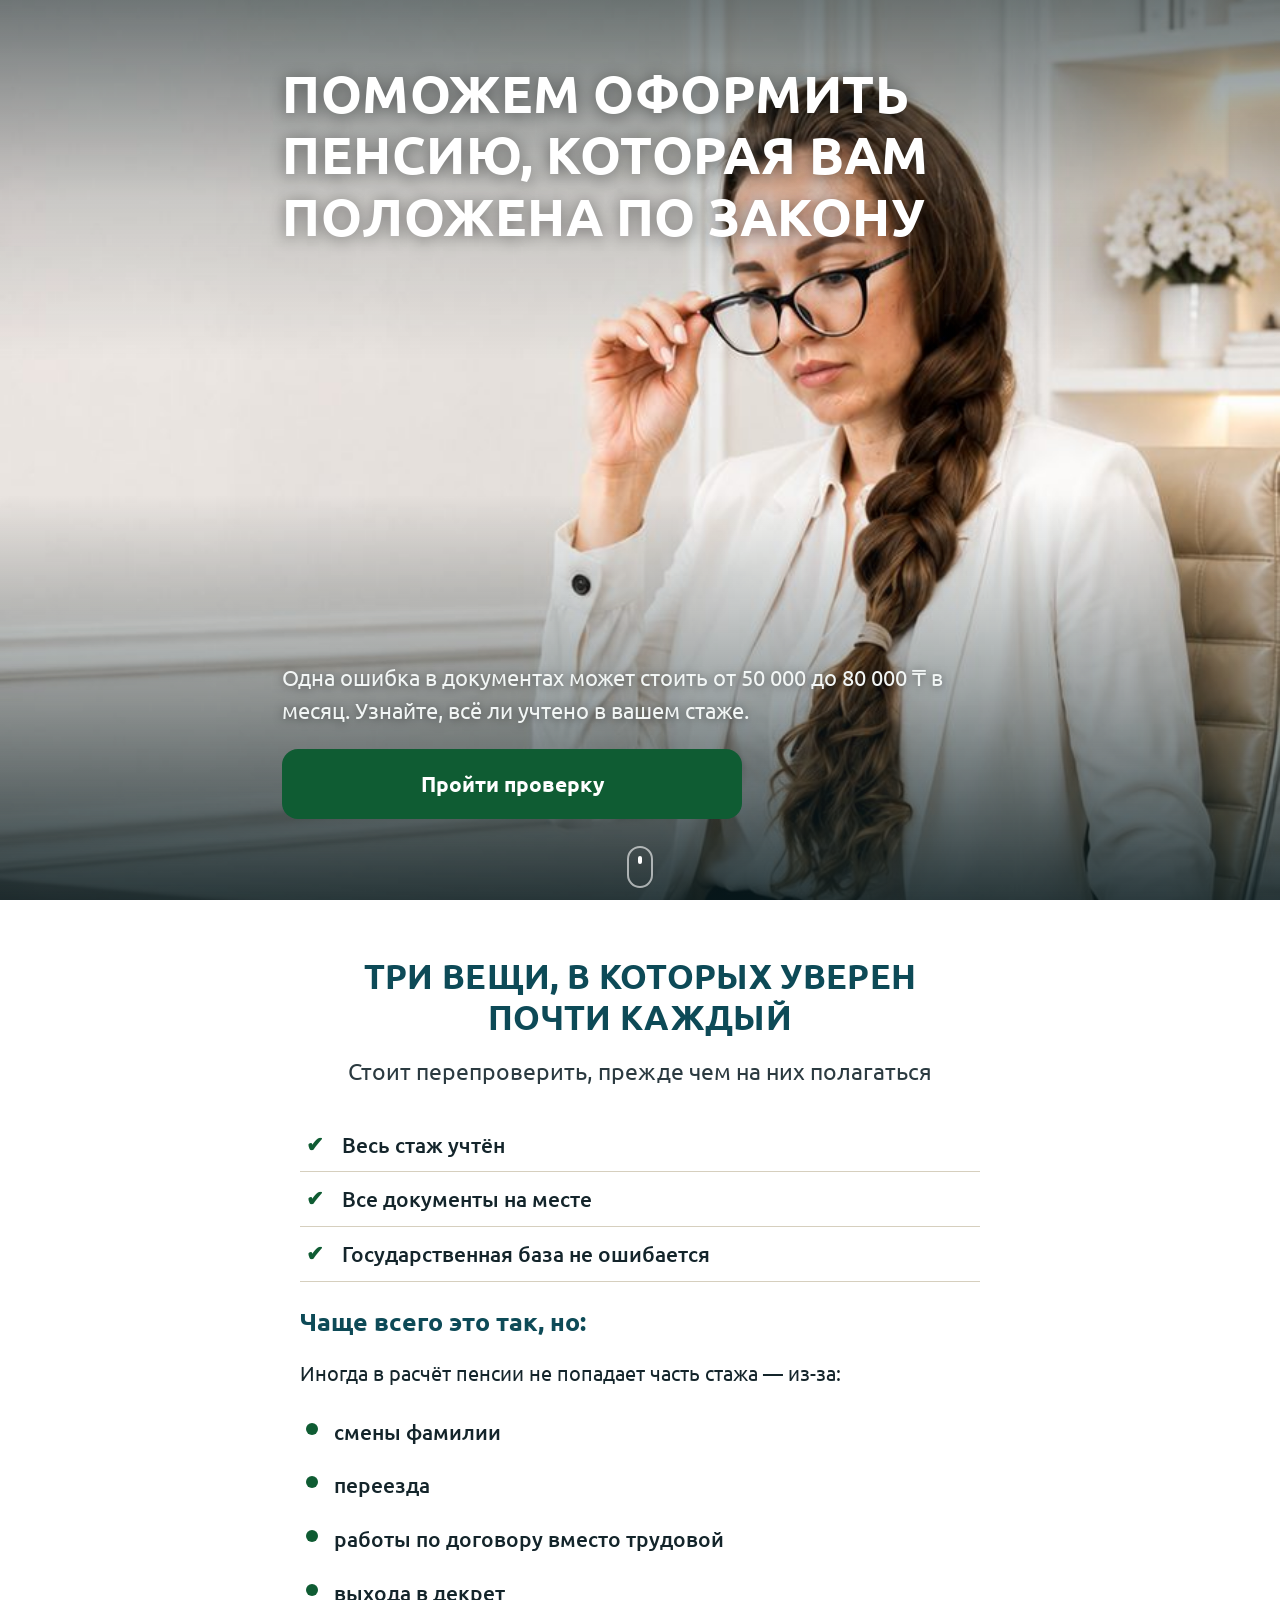
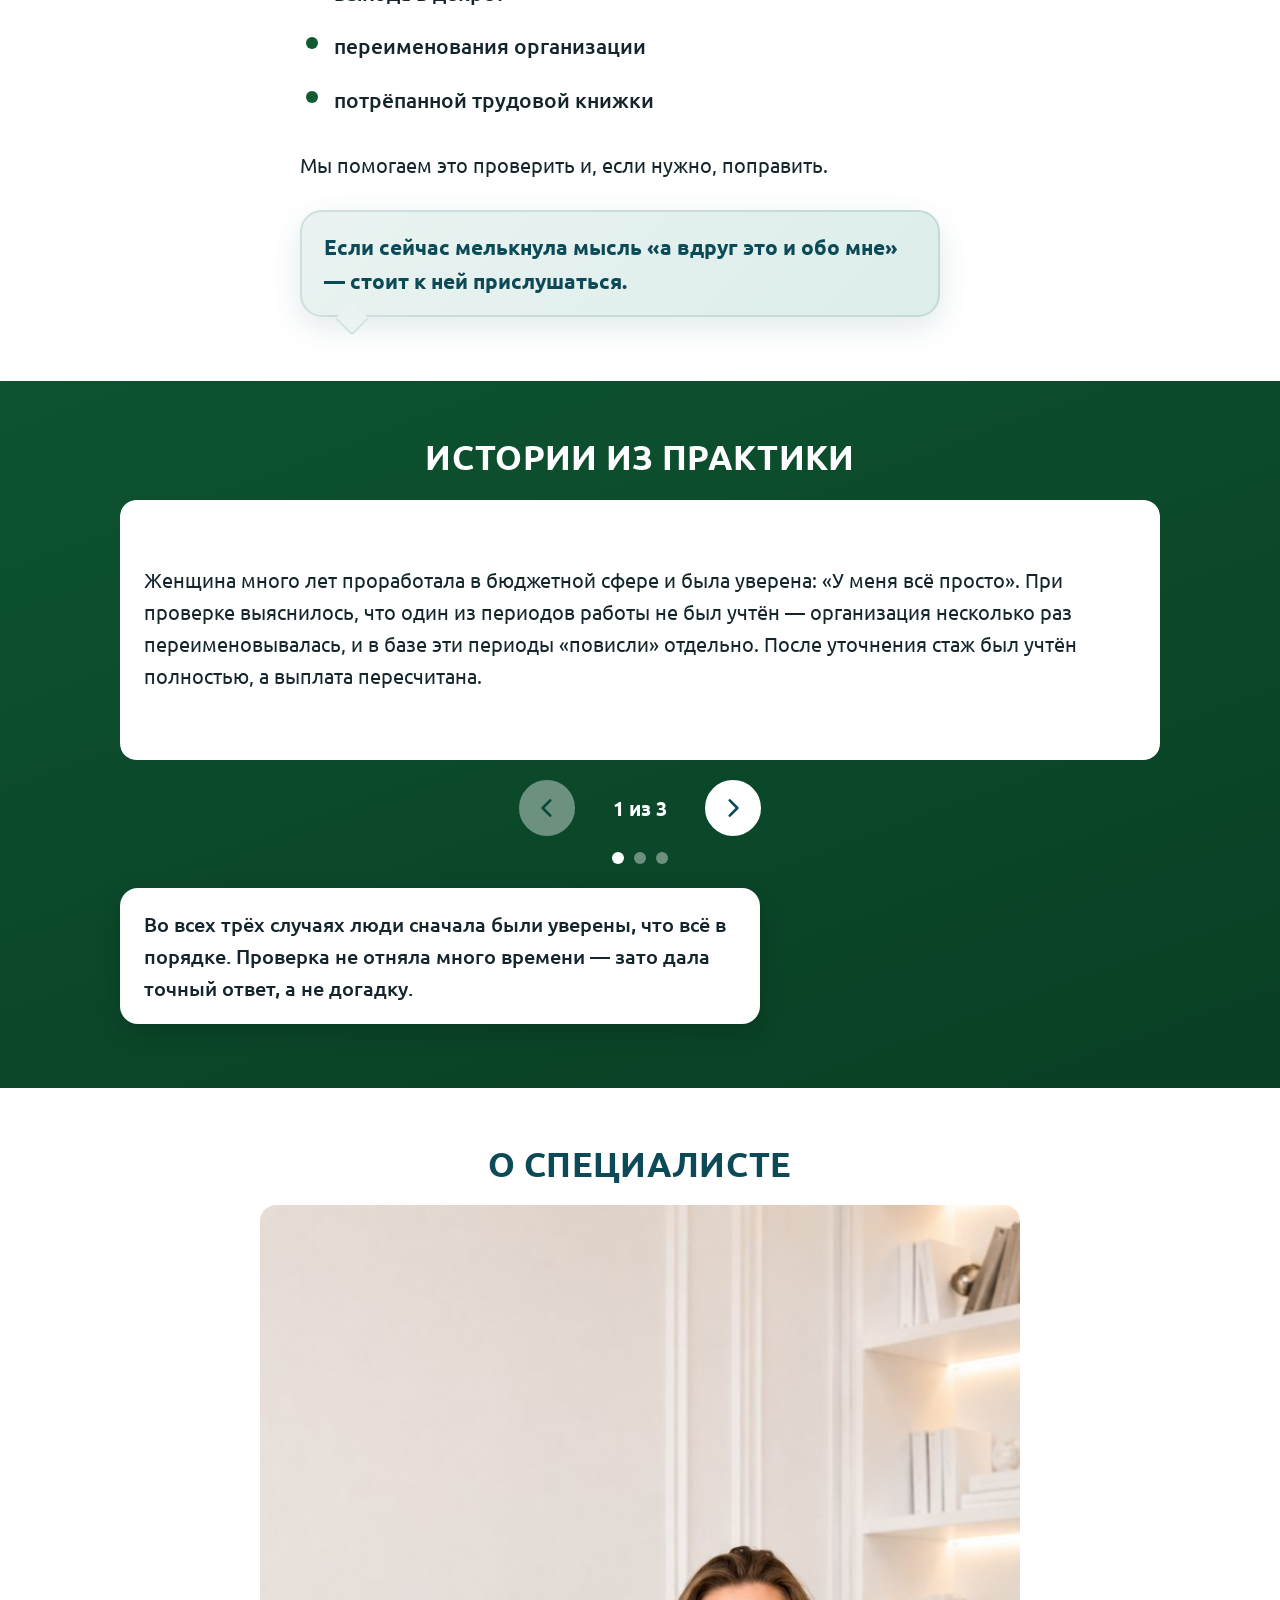
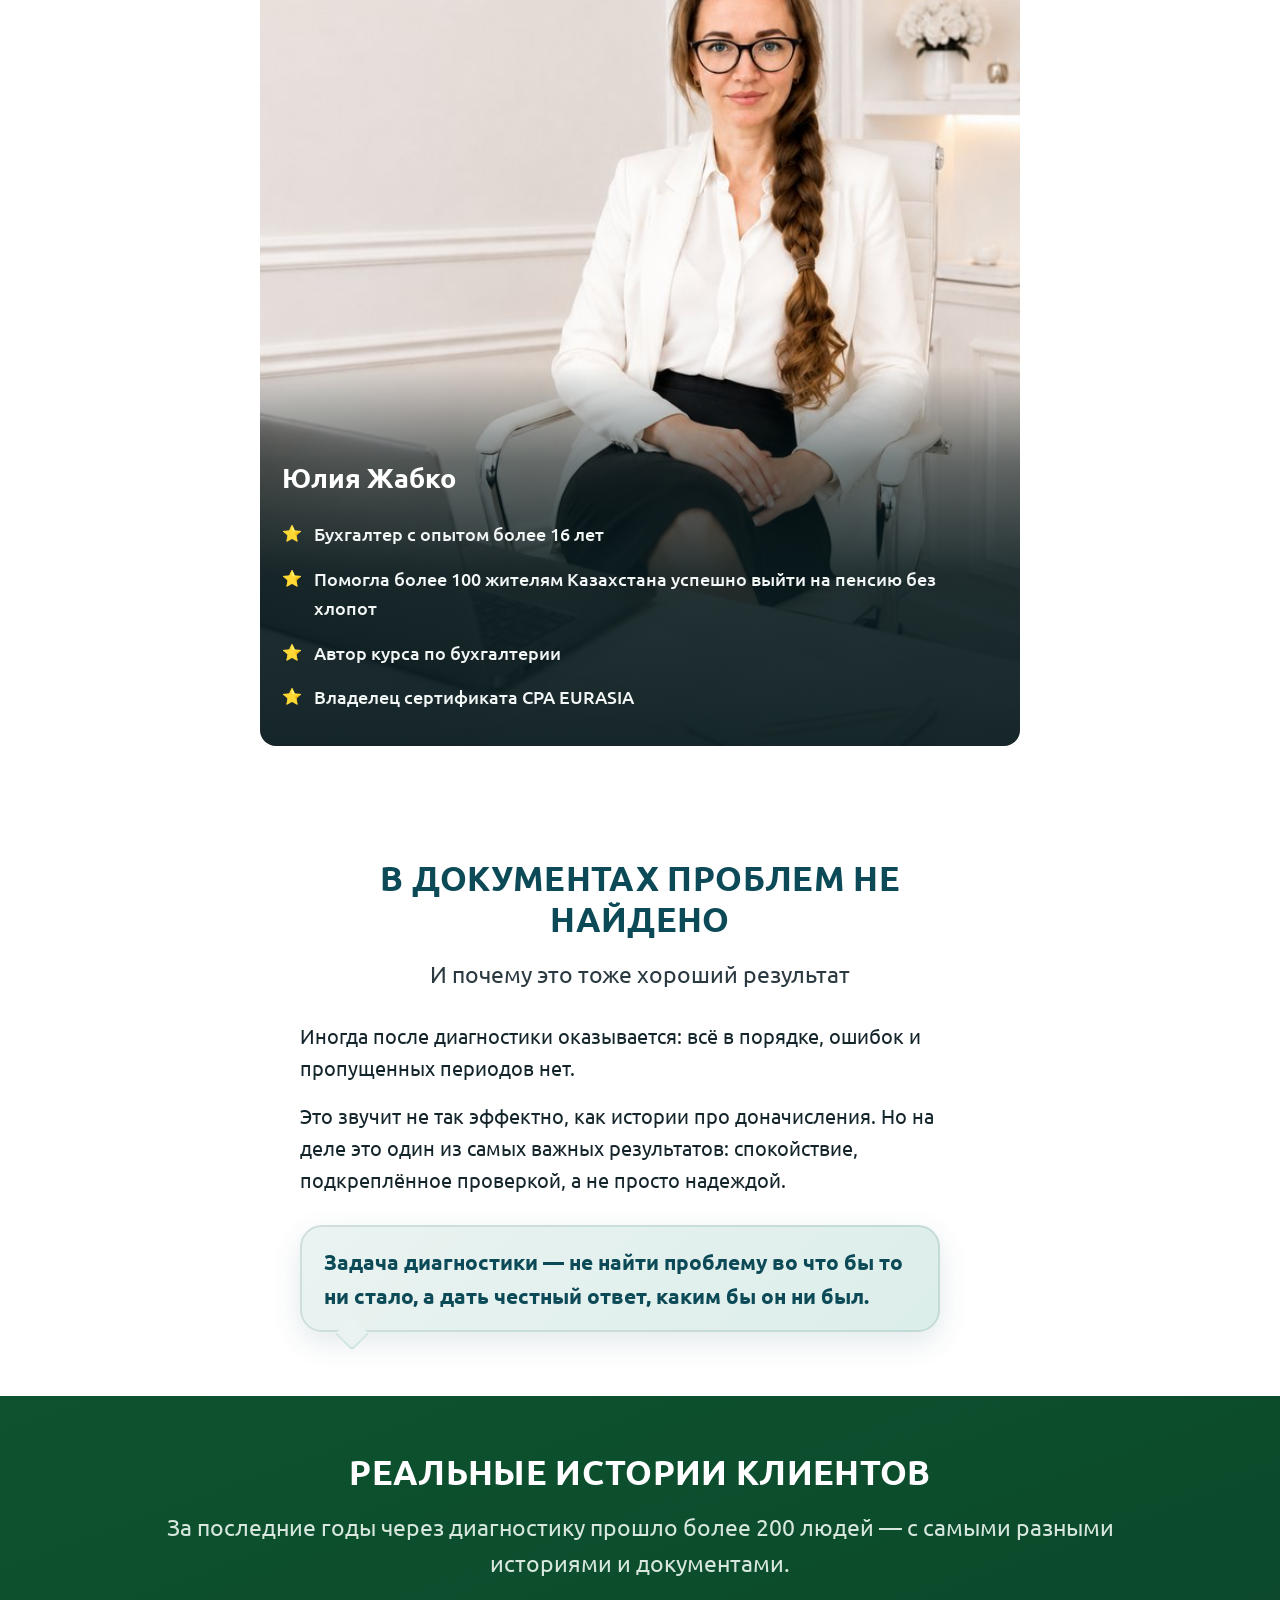
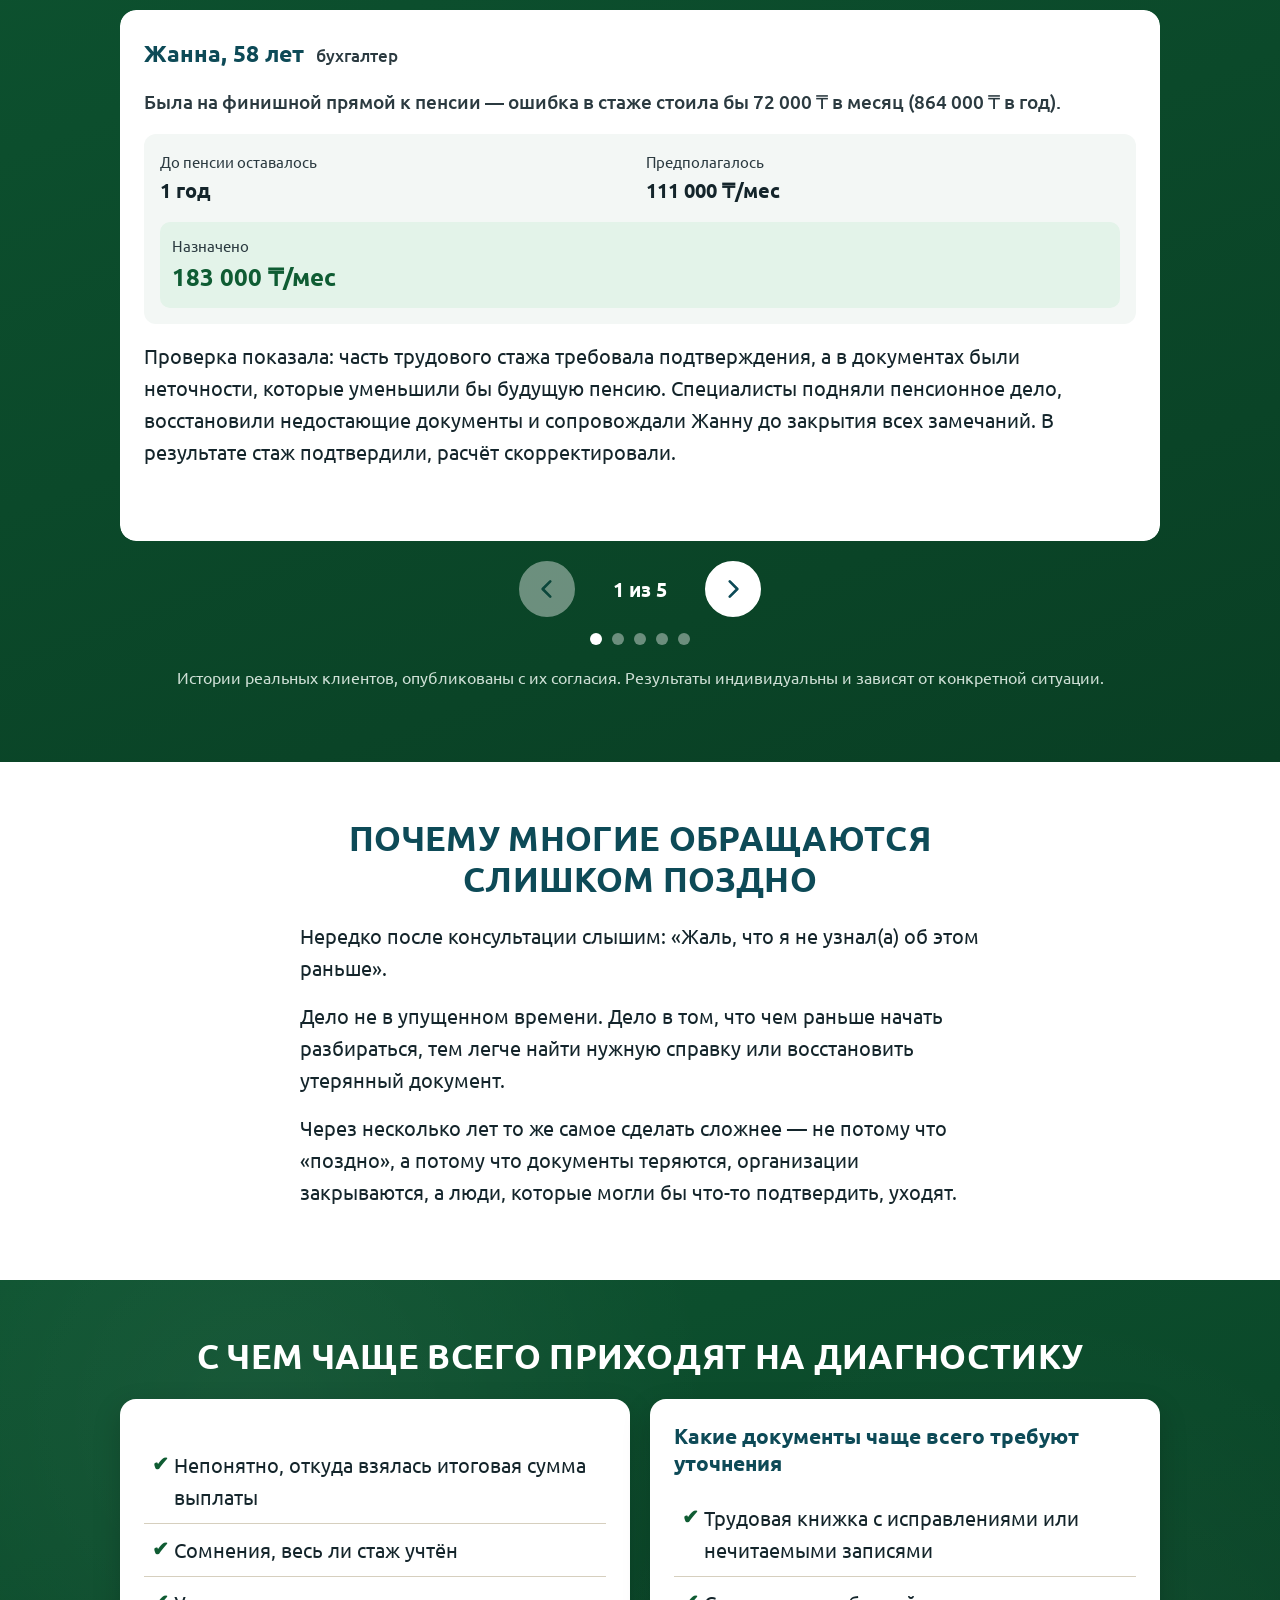
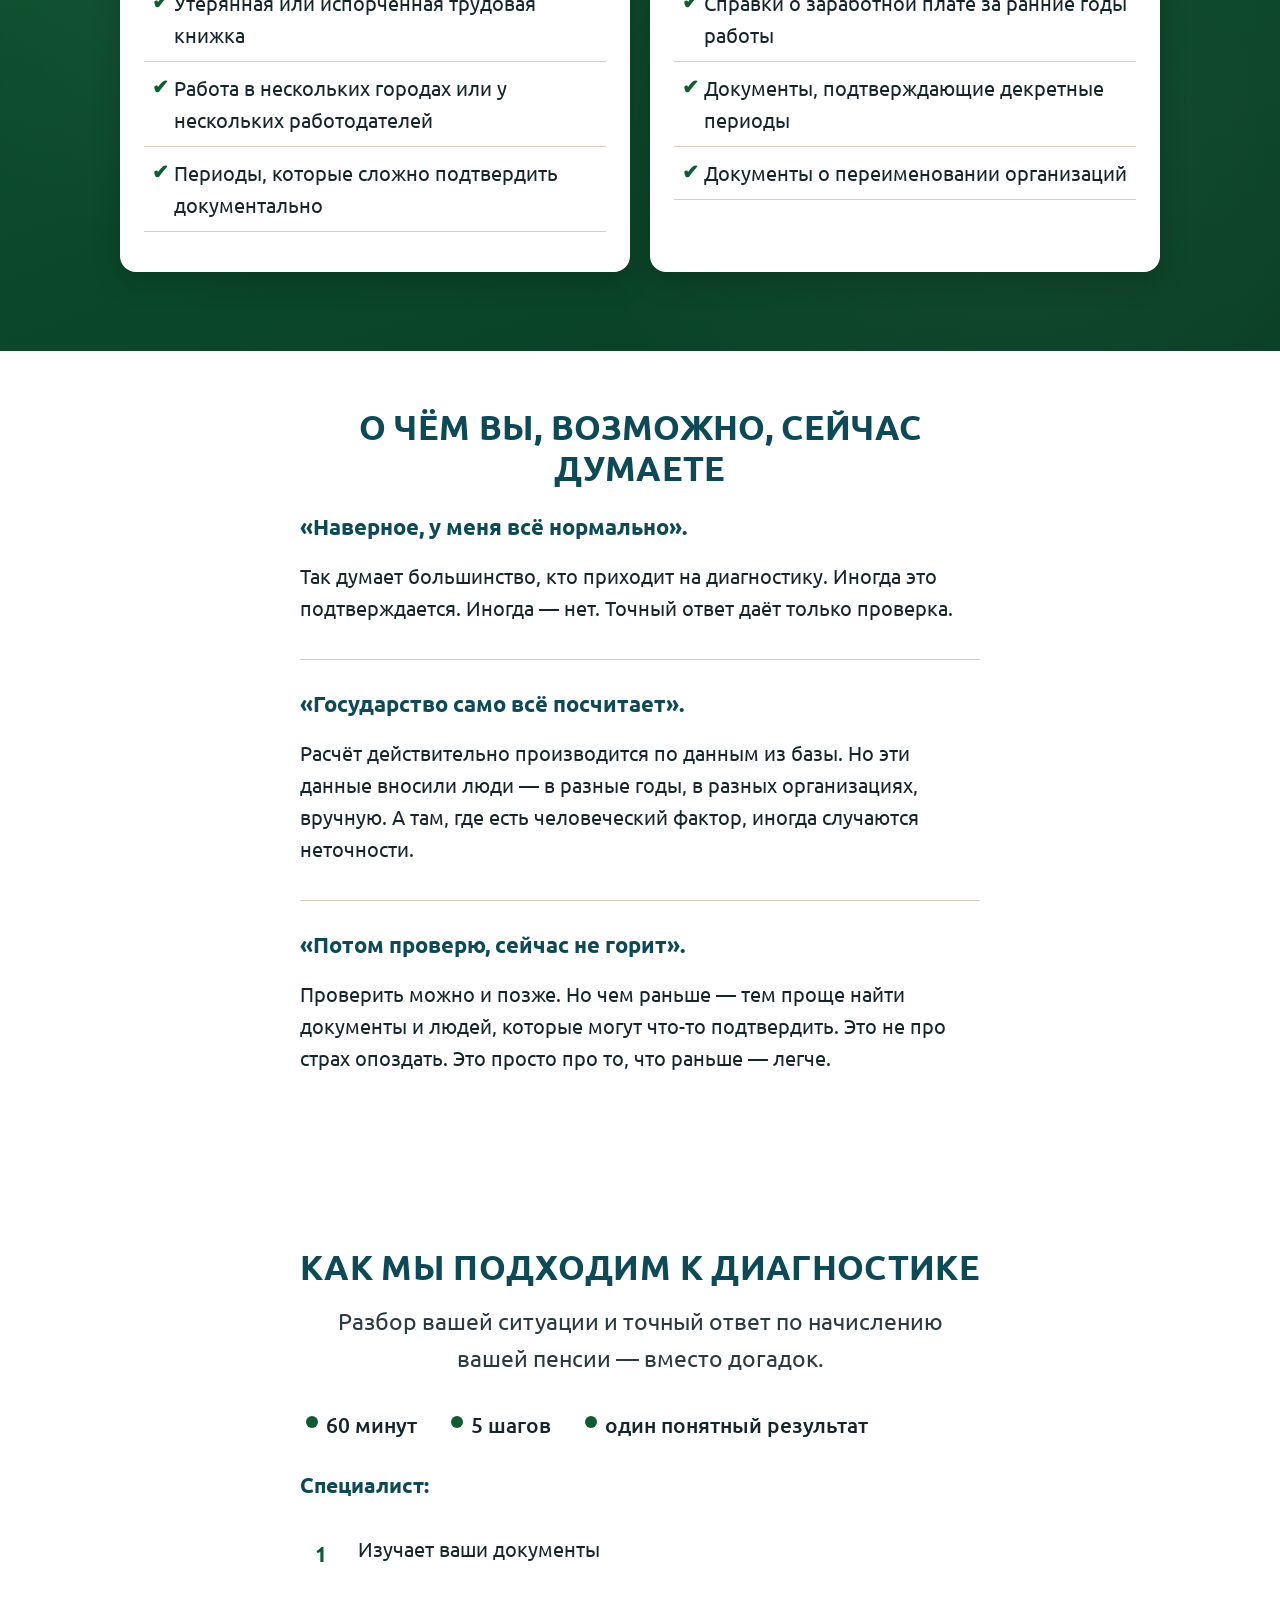
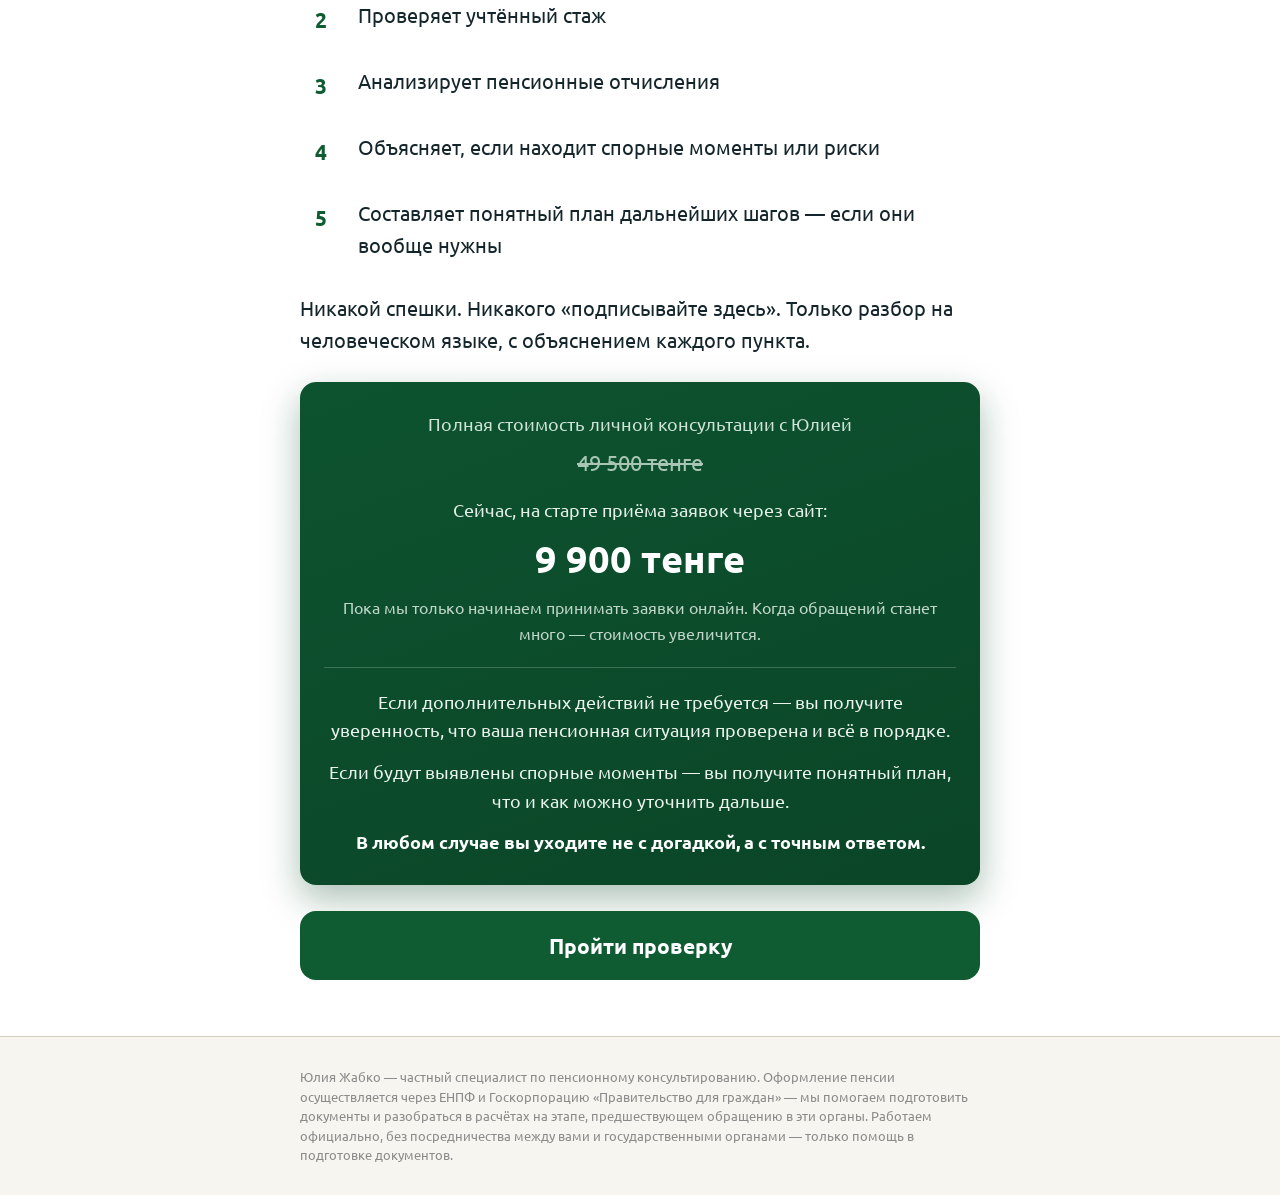
<file: index.html>
<!DOCTYPE html>
<html lang="ru">
<head>
  <meta charset="UTF-8">
  <meta name="viewport" content="width=device-width, initial-scale=1.0">
  <title>Помощь в оформлении пенсии в Казахстане — проверка стажа и расчёта</title>
  <meta name="description" content="Поможем оформить пенсию, которая вам положена по закону. Узнайте, всё ли учтено в вашем стаже. Казахстан.">
  <link rel="preconnect" href="https://fonts.googleapis.com">
  <link rel="preconnect" href="https://fonts.gstatic.com" crossorigin>
  <link href="https://fonts.googleapis.com/css2?family=Ubuntu:wght@400;500;700&display=swap" rel="stylesheet">
  <link rel="stylesheet" href="style.css">
</head>
<body>

  <a class="skip-link" href="#main">Перейти к основному содержанию</a>

  <main id="main">

    <!-- ================= БЛОК 1 — ГЛАВНЫЙ ЭКРАН ================= -->
    <section class="hero-full" aria-labelledby="hero-title">
      <img class="hero-full__bg" src="assets/hero.jpg" alt="Юлия Жабко, специалист по оформлению пенсии, за работой" width="900" height="1599" loading="eager">
      <div class="hero-full__overlay"></div>

      <div class="hero-full__top">
        <h1 id="hero-title" class="hero-full__title reveal">Поможем оформить пенсию, которая вам положена по закону</h1>
      </div>

      <div class="hero-full__bottom">
        <p class="hero-full__lead reveal reveal--d1">Одна ошибка в документах может стоить от 50 000 до 80 000 ₸ в месяц. Узнайте, всё ли учтено в вашем стаже.</p>
        <a class="btn btn--primary btn--lg btn--shine btn--block reveal reveal--d2" href="https://wa.me/77056123555?text=%D0%97%D0%B4%D1%80%D0%B0%D0%B2%D1%81%D1%82%D0%B2%D1%83%D0%B9%D1%82%D0%B5%21%20%D0%A5%D0%BE%D1%87%D1%83%20%D0%B7%D0%B0%D0%BF%D0%B8%D1%81%D0%B0%D1%82%D1%8C%D1%81%D1%8F%20%D0%BD%D0%B0%20%D0%B4%D0%B8%D0%B0%D0%B3%D0%BD%D0%BE%D1%81%D1%82%D0%B8%D0%BA%D1%83%20%D0%BF%D0%B5%D1%80%D0%B5%D0%B4%20%D0%BF%D0%B5%D0%BD%D1%81%D0%B8%D0%B5%D0%B9" target="_blank" rel="noopener">Пройти проверку</a>
      </div>

      <div class="hero-full__scroll" aria-hidden="true"><span></span></div>
    </section>

    <!-- ================= БЛОК 2 — ТРИ ВЕЩИ ================= -->
    <section class="section section--white" aria-labelledby="b2-title">
      <div class="wrap narrow center-head">
        <h2 id="b2-title" class="h-ubuntu">Три вещи, в которых уверен почти каждый</h2>
        <p class="sub">Стоит перепроверить, прежде чем на них полагаться</p>
      </div>
      <div class="wrap narrow">
        <ul class="checklist" aria-label="То, в чём уверены большинство людей">
          <li>Весь стаж учтён</li>
          <li>Все документы на месте</li>
          <li>Государственная база не ошибается</li>
        </ul>

        <p class="big-line">Чаще всего это так, но:</p>
        <p>Иногда в расчёт пенсии не попадает часть стажа — из-за:</p>
        <ul class="dot-list">
          <li>смены фамилии</li>
          <li>переезда</li>
          <li>работы по договору вместо трудовой</li>
          <li>выхода в декрет</li>
          <li>переименования организации</li>
          <li>потрёпанной трудовой книжки</li>
        </ul>
        <p>Мы помогаем это проверить и, если нужно, поправить.</p>

        <div class="bubble bubble--think reveal-on-scroll">
          <p>Если сейчас мелькнула мысль «а вдруг это и обо мне» — стоит к ней прислушаться.</p>
        </div>
      </div>
    </section>

    <!-- ================= БЛОК 3 — ИСТОРИИ ИЗ ПРАКТИКИ ================= -->
    <section class="section section--green" aria-labelledby="b3-title">
      <div class="wrap center-head">
        <h2 id="b3-title" class="h-ubuntu on-green">Истории из практики</h2>
      </div>
      <div class="wrap">
        <div class="carousel" data-carousel="practice" aria-roledescription="карусель">
          <div class="carousel__viewport">
            <div class="carousel__track">
              <article class="pcard" role="group" aria-roledescription="история" aria-label="1 из 3">
                <h3 class="pcard__head">Не поверила, что дело в названии организации</h3>
                <p>Женщина много лет проработала в бюджетной сфере и была уверена: «У меня всё просто». При проверке выяснилось, что один из периодов работы не был учтён — организация несколько раз переименовывалась, и в базе эти периоды «повисли» отдельно. После уточнения стаж был учтён полностью, а выплата пересчитана.</p>
              </article>
              <article class="pcard" role="group" aria-roledescription="история" aria-label="2 из 3">
                <h3 class="pcard__head">Один работодатель — не значит одна запись</h3>
                <p>Мужчина много лет работал вахтовым методом в разных регионах. Ему казалось: раз работодатель один — беспокоиться не о чем. Но часть периодов оказалась зафиксирована с ошибками в датах. После уточнения расчёт изменился в его пользу.</p>
              </article>
              <article class="pcard" role="group" aria-roledescription="история" aria-label="3 из 3">
                <h3 class="pcard__head">Пришла «просто убедиться» — и не зря</h3>
                <p>Женщина пришла со словами «дочка настояла, я и так знаю, что всё в порядке». При проверке обнаружился период работы без официального оформления в начале карьеры — она сама о нём даже не вспомнила бы, если бы не увидела старую запись в документах.</p>
              </article>
            </div>
          </div>
          <div class="carousel__controls">
            <button class="carousel__arrow carousel__arrow--prev btn--shine" type="button" aria-label="Предыдущая история">
              <svg viewBox="0 0 24 24" aria-hidden="true" focusable="false"><path d="M15 5l-7 7 7 7" fill="none" stroke="currentColor" stroke-width="2.5" stroke-linecap="round" stroke-linejoin="round"/></svg>
            </button>
            <span class="carousel__counter" aria-live="polite"><span data-current>1</span> из <span data-total>3</span></span>
            <button class="carousel__arrow carousel__arrow--next btn--shine" type="button" aria-label="Следующая история">
              <svg viewBox="0 0 24 24" aria-hidden="true" focusable="false"><path d="M9 5l7 7-7 7" fill="none" stroke="currentColor" stroke-width="2.5" stroke-linecap="round" stroke-linejoin="round"/></svg>
            </button>
          </div>
          <div class="carousel__dots" role="tablist" aria-label="Выбор истории"></div>
        </div>

        <div class="bubble bubble--note on-green-note">
          <p>Во всех трёх случаях люди сначала были уверены, что всё в порядке. Проверка не отняла много времени — зато дала точный ответ, а не догадку.</p>
        </div>
      </div>
    </section>

    <!-- ================= БЛОК 4 — О СПЕЦИАЛИСТЕ ================= -->
    <section class="section section--white" aria-labelledby="b4-title">
      <div class="wrap center-head">
        <h2 id="b4-title" class="h-ubuntu">О специалисте</h2>
      </div>
      <div class="wrap">
        <div class="expert">
          <img class="expert__photo" src="assets/yulia.jpg" alt="Юлия Жабко, специалист по оформлению пенсии" width="700" height="1051" loading="lazy">
          <div class="expert__panel">
            <p class="expert__name">Юлия Жабко</p>
            <ul class="expert__facts">
              <li>Бухгалтер с опытом более 16 лет</li>
              <li>Помогла более 100 жителям Казахстана успешно выйти на пенсию без хлопот</li>
              <li>Автор курса по бухгалтерии</li>
              <li>Владелец сертификата CPA EURASIA</li>
            </ul>
          </div>
        </div>
      </div>
    </section>

    <!-- ================= БЛОК 5 — В ДОКУМЕНТАХ ПРОБЛЕМ НЕ НАЙДЕНО ================= -->
    <section class="section section--white" aria-labelledby="b5-title">
      <div class="wrap narrow center-head">
        <h2 id="b5-title" class="h-ubuntu">В документах проблем не найдено</h2>
        <p class="sub">И почему это тоже хороший результат</p>
      </div>
      <div class="wrap narrow">
        <p>Иногда после диагностики оказывается: всё в порядке, ошибок и пропущенных периодов нет.</p>
        <p>Это звучит не так эффектно, как истории про доначисления. Но на деле это один из самых важных результатов: спокойствие, подкреплённое проверкой, а не просто надеждой.</p>
        <div class="bubble bubble--think reveal-on-scroll">
          <p>Задача диагностики — не найти проблему во что бы то ни стало, а дать честный ответ, каким бы он ни был.</p>
        </div>
      </div>
    </section>

    <!-- ================= БЛОК 6 — РЕАЛЬНЫЕ ИСТОРИИ КЛИЕНТОВ ================= -->
    <section class="section section--green" aria-labelledby="b6-title">
      <div class="wrap center-head">
        <h2 id="b6-title" class="h-ubuntu on-green">Реальные истории клиентов</h2>
        <p class="sub on-green-sub">За последние годы через диагностику прошло более 200 людей — с самыми разными историями и документами.</p>
      </div>
      <div class="wrap">
        <div class="carousel" data-carousel="clients" aria-roledescription="карусель">
          <div class="carousel__viewport">
            <div class="carousel__track">

              <article class="ccard" role="group" aria-roledescription="история" aria-label="1 из 5">
                <div class="ccard__person">
                  <span class="ccard__name">Жанна, 58 лет</span>
                  <span class="ccard__role">бухгалтер</span>
                </div>
                <p class="ccard__lead">Была на финишной прямой к пенсии — ошибка в стаже стоила бы 72 000 ₸ в месяц (864 000 ₸ в год).</p>
                <div class="ccard__figures">
                  <div><span class="ccard__label">До пенсии оставалось</span><span class="ccard__val">1 год</span></div>
                  <div><span class="ccard__label">Предполагалось</span><span class="ccard__val">111 000 ₸/мес</span></div>
                  <div class="ccard__result"><span class="ccard__label">Назначено</span><span class="ccard__val">183 000 ₸/мес</span></div>
                </div>
                <p>Проверка показала: часть трудового стажа требовала подтверждения, а в документах были неточности, которые уменьшили бы будущую пенсию. Специалисты подняли пенсионное дело, восстановили недостающие документы и сопровождали Жанну до закрытия всех замечаний. В результате стаж подтвердили, расчёт скорректировали.</p>
              </article>

              <article class="ccard" role="group" aria-roledescription="история" aria-label="2 из 5">
                <div class="ccard__person">
                  <span class="ccard__name">Михаил, 60 лет</span>
                  <span class="ccard__role">водитель</span>
                </div>
                <p class="ccard__lead">Проверил «на всякий случай» — и оказалось, что терял бы 63 000 ₸ каждый месяц до конца жизни.</p>
                <div class="ccard__figures">
                  <div><span class="ccard__label">До пенсии оставалось</span><span class="ccard__val">3 года</span></div>
                  <div><span class="ccard__label">Предполагалось</span><span class="ccard__val">100 000 ₸/мес</span></div>
                  <div class="ccard__result"><span class="ccard__label">Назначено</span><span class="ccard__val">163 000 ₸/мес</span></div>
                </div>
                <p>Часть сведений о трудовой деятельности в системе отсутствовала, а некоторые периоды не были подтверждены документально. Специалисты провели полную проверку, составили перечень недостающих подтверждений и дали чёткий план. К моменту выхода на пенсию Михаил подошёл с полностью готовыми документами.</p>
              </article>

              <article class="ccard" role="group" aria-roledescription="история" aria-label="3 из 5">
                <div class="ccard__person">
                  <span class="ccard__name">Марина, 56 лет</span>
                  <span class="ccard__role">медицинский работник</span>
                </div>
                <p class="ccard__lead">Засомневалась за год до пенсии — интуиция спасла 55 000 ₸ в месяц, 660 000 ₸ за год.</p>
                <div class="ccard__figures">
                  <div><span class="ccard__label">До пенсии оставалось</span><span class="ccard__val">1 год</span></div>
                  <div><span class="ccard__label">Предполагалось</span><span class="ccard__val">138 000 ₸/мес</span></div>
                  <div class="ccard__result"><span class="ccard__label">Назначено</span><span class="ccard__val">193 000 ₸/мес</span></div>
                </div>
                <p>Проверка выявила ошибки в документах и периоды работы, требовавшие подтверждения. Специалисты помогли собрать нужные документы, подготовили обращения и перепроверили правильность учёта стажа. Все документы приняли без замечаний, стаж подтвердили.</p>
              </article>

              <article class="ccard" role="group" aria-roledescription="история" aria-label="4 из 5">
                <div class="ccard__person">
                  <span class="ccard__name">Гульнара, 57 лет</span>
                  <span class="ccard__role">бухгалтер</span>
                </div>
                <p class="ccard__lead">Считала, что с её опытом бухгалтера в документах не может быть ошибок — оказалось, может, и цена ей — 53 000 ₸ ежемесячно.</p>
                <div class="ccard__figures">
                  <div><span class="ccard__label">До пенсии оставалось</span><span class="ccard__val">менее года</span></div>
                  <div><span class="ccard__label">Предполагалось</span><span class="ccard__val">143 000 ₸/мес</span></div>
                  <div class="ccard__result"><span class="ccard__label">Назначено</span><span class="ccard__val">196 000 ₸/мес</span></div>
                </div>
                <p>Часть стажа и отдельные периоды работы требовали подтверждения, а в документах нашлись неточности, способные снизить выплаты. Специалисты проверили пенсионное дело, помогли собрать недостающие документы, подготовили запросы и сопроводили процесс до полного восстановления стажа.</p>
              </article>

              <article class="ccard" role="group" aria-roledescription="история" aria-label="5 из 5">
                <div class="ccard__person">
                  <span class="ccard__name">Наталья, 58 лет</span>
                  <span class="ccard__role">педагог</span>
                </div>
                <p class="ccard__lead">40 дней отпуска, посчитанных «одной суммой» — и почти потерянные 960 000 ₸ за год пенсии.</p>
                <div class="ccard__figures">
                  <div><span class="ccard__label">До пенсии оставалось</span><span class="ccard__val">3 года</span></div>
                  <div><span class="ccard__label">Предполагалось</span><span class="ccard__val">115 000 ₸/мес</span></div>
                  <div class="ccard__result"><span class="ccard__label">Назначено</span><span class="ccard__val">195 000 ₸/мес</span></div>
                </div>
                <p>Перед пенсией Наталья была в отпуске 40 дней, а бухгалтерия начислила отпускные одной суммой сразу за два месяца. Один месяц вышел с завышенным доходом, другой — почти без начислений. Именно среднемесячный доход учитывается при расчёте пенсии. Специалисты вовремя выявили проблему и внесли корректировки. В результате разница составила 80 000 тенге ежемесячно.</p>
              </article>

            </div>
          </div>
          <div class="carousel__controls">
            <button class="carousel__arrow carousel__arrow--prev btn--shine" type="button" aria-label="Предыдущая история">
              <svg viewBox="0 0 24 24" aria-hidden="true" focusable="false"><path d="M15 5l-7 7 7 7" fill="none" stroke="currentColor" stroke-width="2.5" stroke-linecap="round" stroke-linejoin="round"/></svg>
            </button>
            <span class="carousel__counter" aria-live="polite"><span data-current>1</span> из <span data-total>5</span></span>
            <button class="carousel__arrow carousel__arrow--next btn--shine" type="button" aria-label="Следующая история">
              <svg viewBox="0 0 24 24" aria-hidden="true" focusable="false"><path d="M9 5l7 7-7 7" fill="none" stroke="currentColor" stroke-width="2.5" stroke-linecap="round" stroke-linejoin="round"/></svg>
            </button>
          </div>
          <div class="carousel__dots" role="tablist" aria-label="Выбор истории"></div>
        </div>

        <p class="disclaimer on-green-note">Истории реальных клиентов, опубликованы с их согласия. Результаты индивидуальны и зависят от конкретной ситуации.</p>
      </div>
    </section>

    <!-- ================= БЛОК 7 — ПОЧЕМУ ОБРАЩАЮТСЯ ПОЗДНО ================= -->
    <section class="section section--white" aria-labelledby="b7-title">
      <div class="wrap narrow center-head">
        <h2 id="b7-title" class="h-ubuntu">Почему многие обращаются слишком поздно</h2>
      </div>
      <div class="wrap narrow">
        <p>Нередко после консультации слышим: «Жаль, что я не узнал(а) об этом раньше».</p>
        <p>Дело не в упущенном времени. Дело в том, что чем раньше начать разбираться, тем легче найти нужную справку или восстановить утерянный документ.</p>
        <p>Через несколько лет то же самое сделать сложнее — не потому что «поздно», а потому что документы теряются, организации закрываются, а люди, которые могли бы что-то подтвердить, уходят.</p>
      </div>
    </section>

    <!-- ================= БЛОК 8 — С ЧЕМ ПРИХОДЯТ ================= -->
    <section class="section section--green section--textured" aria-labelledby="b8-title">
      <div class="wrap center-head">
        <h2 id="b8-title" class="h-ubuntu on-green">С чем чаще всего приходят на диагностику</h2>
      </div>
      <div class="wrap">
        <div class="two-lists">
          <div class="white-card">
            <ul class="bullets">
              <li>Непонятно, откуда взялась итоговая сумма выплаты</li>
              <li>Сомнения, весь ли стаж учтён</li>
              <li>Утерянная или испорченная трудовая книжка</li>
              <li>Работа в нескольких городах или у нескольких работодателей</li>
              <li>Периоды, которые сложно подтвердить документально</li>
            </ul>
          </div>
          <div class="white-card">
            <h3>Какие документы чаще всего требуют уточнения</h3>
            <ul class="bullets">
              <li>Трудовая книжка с исправлениями или нечитаемыми записями</li>
              <li>Справки о заработной плате за ранние годы работы</li>
              <li>Документы, подтверждающие декретные периоды</li>
              <li>Документы о переименовании организаций</li>
            </ul>
          </div>
        </div>
      </div>
    </section>

    <!-- ================= БЛОК 9 — О ЧЁМ ВЫ ДУМАЕТЕ ================= -->
    <section class="section section--white" aria-labelledby="b9-title">
      <div class="wrap narrow center-head">
        <h2 id="b9-title" class="h-ubuntu">О чём вы, возможно, сейчас думаете</h2>
      </div>
      <div class="wrap narrow">
        <div class="objection">
          <p class="objection__thought">«Наверное, у меня всё нормально».</p>
          <p>Так думает большинство, кто приходит на диагностику. Иногда это подтверждается. Иногда — нет. Точный ответ даёт только проверка.</p>
        </div>
        <div class="objection">
          <p class="objection__thought">«Государство само всё посчитает».</p>
          <p>Расчёт действительно производится по данным из базы. Но эти данные вносили люди — в разные годы, в разных организациях, вручную. А там, где есть человеческий фактор, иногда случаются неточности.</p>
        </div>
        <div class="objection">
          <p class="objection__thought">«Потом проверю, сейчас не горит».</p>
          <p>Проверить можно и позже. Но чем раньше — тем проще найти документы и людей, которые могут что-то подтвердить. Это не про страх опоздать. Это просто про то, что раньше — легче.</p>
        </div>
      </div>
    </section>

    <!-- ================= БЛОК 10 — КАК МЫ ПОДХОДИМ / ЦЕНА ================= -->
    <section class="section section--white" aria-labelledby="b10-title">
      <div class="wrap narrow center-head">
        <h2 id="b10-title" class="h-ubuntu">Как мы подходим к диагностике</h2>
        <p class="sub">Разбор вашей ситуации и точный ответ по начислению вашей пенсии — вместо догадок.</p>
      </div>
      <div class="wrap narrow">
        <ul class="dot-list dot-list--inline">
          <li>60 минут</li>
          <li>5 шагов</li>
          <li>один понятный результат</li>
        </ul>

        <p class="lead-line">Специалист:</p>
        <ol class="steps">
          <li><span class="steps__num">1</span><span>Изучает ваши документы</span></li>
          <li><span class="steps__num">2</span><span>Проверяет учтённый стаж</span></li>
          <li><span class="steps__num">3</span><span>Анализирует пенсионные отчисления</span></li>
          <li><span class="steps__num">4</span><span>Объясняет, если находит спорные моменты или риски</span></li>
          <li><span class="steps__num">5</span><span>Составляет понятный план дальнейших шагов — если они вообще нужны</span></li>
        </ol>
        <p>Никакой спешки. Никакого «подписывайте здесь». Только разбор на человеческом языке, с объяснением каждого пункта.</p>

        <!-- Карточка цены: зелёная на белом фоне -->
        <div class="price-card price-card--green">
          <p class="price-card__label">Полная стоимость личной консультации с Юлией</p>
          <p class="price-card__old"><span class="strike">49 500 тенге</span></p>
          <p class="price-card__now">Сейчас, на старте приёма заявок через сайт:</p>
          <p class="price-card__big">9 900 тенге</p>
          <p class="price-card__hint">Пока мы только начинаем принимать заявки онлайн. Когда обращений станет много — стоимость увеличится.</p>
          <hr class="price-card__sep">
          <p class="price-card__note">Если дополнительных действий не требуется — вы получите уверенность, что ваша пенсионная ситуация проверена и всё в порядке.</p>
          <p class="price-card__note">Если будут выявлены спорные моменты — вы получите понятный план, что и как можно уточнить дальше.</p>
          <p class="price-card__note price-card__note--strong">В любом случае вы уходите не с догадкой, а с точным ответом.</p>
        </div>

        <a class="btn btn--primary btn--lg btn--shine btn--block" href="https://wa.me/77056123555?text=%D0%97%D0%B4%D1%80%D0%B0%D0%B2%D1%81%D1%82%D0%B2%D1%83%D0%B9%D1%82%D0%B5%21%20%D0%A5%D0%BE%D1%87%D1%83%20%D0%B7%D0%B0%D0%BF%D0%B8%D1%81%D0%B0%D1%82%D1%8C%D1%81%D1%8F%20%D0%BD%D0%B0%20%D0%B4%D0%B8%D0%B0%D0%B3%D0%BD%D0%BE%D1%81%D1%82%D0%B8%D0%BA%D1%83%20%D0%BF%D0%B5%D1%80%D0%B5%D0%B4%20%D0%BF%D0%B5%D0%BD%D1%81%D0%B8%D0%B5%D0%B9" target="_blank" rel="noopener">Пройти проверку</a>
      </div>
    </section>

  </main>

  <!-- ================= ПОДВАЛ (мелкий юр-текст) ================= -->
  <footer class="site-footer" aria-labelledby="footer-title">
    <div class="wrap narrow">
      <p class="legal-note">
        Юлия Жабко — частный специалист по пенсионному консультированию. Оформление пенсии осуществляется через ЕНПФ и Госкорпорацию «Правительство для граждан» — мы помогаем подготовить документы и разобраться в расчётах на этапе, предшествующем обращению в эти органы. Работаем официально, без посредничества между вами и государственными органами — только помощь в подготовке документов.
      </p>
    </div>
  </footer>

  <script src="script.js"></script>
</body>
</html>
</file>
<file: style.css>
/* =========================================================
   Дизайн-система — переработка
   Шрифт Ubuntu, высокий контраст, крупные элементы
   ========================================================= */

:root {
  --bg:        #F7F5EF;
  --white:     #FFFFFF;
  --ink:       #14252B;
  --ink-soft:  #2B3A40;
  --brand:     #0D4A57;
  --green:     #0F5C33;   /* цвет кнопки / зелёных секций */
  --green-dark:#0A4425;
  --green-deep:#0B4A29;   /* фон зелёных секций */
  --gold:      #B5842A;
  --line:      #D6CFBE;

  --font: "Ubuntu", "Segoe UI", Roboto, -apple-system, BlinkMacSystemFont, Arial, sans-serif;
  --fs-base: 20px;
  --lh: 1.6;
  --wrap: 1080px;
  --wrap-narrow: 720px;
  --radius: 16px;
}

* { box-sizing: border-box; }
html { scroll-behavior: smooth; }
body {
  margin: 0;
  background: var(--bg);
  color: var(--ink);
  font-family: var(--font);
  font-size: var(--fs-base);
  line-height: var(--lh);
  -webkit-text-size-adjust: 100%;
}
p { margin: 0 0 1rem; }
a { color: var(--brand); }

.wrap { width: 100%; max-width: var(--wrap); margin: 0 auto; padding: 0 20px; }
.narrow { max-width: var(--wrap-narrow); margin: 0 auto; padding: 0 20px; }
.center { text-align: center; }

/* Заголовки в Ubuntu, все заглавные */
.h-ubuntu {
  font-family: var(--font);
  text-transform: uppercase;
  letter-spacing: 0.01em;
  font-weight: 700;
  line-height: 1.2;
}

.skip-link {
  position: absolute; left: -9999px; top: 0;
  background: var(--brand); color: #fff; padding: 14px 20px; z-index: 100; font-weight: 700;
}
.skip-link:focus { left: 8px; top: 8px; }

:focus-visible { outline: 3px solid var(--gold); outline-offset: 3px; border-radius: 4px; }

h1, h2, h3 { color: var(--brand); line-height: 1.25; margin: 0 0 0.6em; font-weight: 700; }
h2 { font-size: clamp(26px, 4.5vw, 34px); }
h3 { font-size: clamp(21px, 3vw, 25px); }

.sub { font-size: clamp(20px, 2.6vw, 23px); color: var(--ink-soft); margin: -0.2em 0 1.2em; }
.big-line { font-size: clamp(21px, 3vw, 25px); font-weight: 700; color: var(--brand); }
.emphasis { font-weight: 700; color: var(--ink); }

/* ---------- Кнопки ---------- */
.btn {
  display: inline-flex; align-items: center; justify-content: center;
  min-height: 56px; padding: 14px 28px;
  font-family: var(--font); font-size: 20px; font-weight: 700; text-decoration: none;
  border: 2px solid transparent; border-radius: var(--radius); cursor: pointer;
  transition: background-color .2s ease, transform .2s ease;
}
.btn--lg { min-height: 62px; font-size: 21px; padding: 16px 34px; }
.btn--block { display: flex; width: 100%; }
.btn--primary { background: var(--green); color: #fff; }
.btn--primary:hover { background: var(--green-dark); }

/* Деликатный блеск */
.btn--shine { position: relative; overflow: hidden; }
.btn--shine::after {
  content: ""; position: absolute; top: 0; left: -75%;
  width: 50%; height: 100%;
  background: linear-gradient(120deg, rgba(255,255,255,0) 0%, rgba(255,255,255,0.35) 50%, rgba(255,255,255,0) 100%);
  transform: skewX(-20deg);
  animation: btnShine 4.5s ease-in-out infinite;
}
@keyframes btnShine { 0% { left:-75%; } 18% { left:130%; } 100% { left:130%; } }

/* ---------- Секции ---------- */
.section { padding: 56px 0; }
.section--white { background: var(--white); }
.section--green {
  background: var(--green-deep);
  background-image: linear-gradient(160deg, #0d5330 0%, #093f24 100%);
}
.on-green { color: #fff; }
.on-green-sub { color: #D7E7DD; }
.section--green h2, .section--green h3 { color: #fff; }

/* =========================================================
   ПОЛНОЭКРАННЫЙ ГЛАВНЫЙ ЭКРАН
   ========================================================= */
.hero-full {
  position: relative;
  min-height: 100svh; min-height: 100vh;
  display: flex; flex-direction: column; justify-content: space-between;
  overflow: hidden; background: #E9E6DF;
}
.hero-full__bg {
  position: absolute; inset: 0; width: 100%; height: 100%;
  object-fit: cover; object-position: 72% top; z-index: 1;
  animation: heroZoom 14s ease-out forwards;
}
/* затемнение: сверху и снизу, чтобы читались и заголовок, и кнопка */
.hero-full__overlay {
  position: absolute; inset: 0; z-index: 2;
  background:
    linear-gradient(to bottom, rgba(8,26,30,0.55) 0%, rgba(8,26,30,0.15) 22%, rgba(8,26,30,0) 40%),
    linear-gradient(to top, rgba(8,26,30,0.85) 0%, rgba(8,26,30,0.4) 22%, rgba(8,26,30,0) 45%);
}
.hero-full__top {
  position: relative; z-index: 3;
  padding: max(46px, 7vh) 22px 0;
  max-width: 760px; margin: 0 auto; width: 100%;
}
.hero-full__title {
  color: #fff;
  font-family: var(--font); text-transform: uppercase; font-weight: 700;
  font-size: clamp(27px, 7.4vw, 44px); line-height: 1.18;
  letter-spacing: 0.01em; margin: 0;
  text-shadow: 0 2px 16px rgba(0,0,0,0.45);
}
.hero-full__bottom {
  position: relative; z-index: 3;
  padding: 0 22px max(64px, 9vh);
  max-width: 760px; margin: 0 auto; width: 100%;
}
.hero-full__lead {
  color: #F2F6F5; font-size: clamp(18px, 4.4vw, 22px); line-height: 1.5;
  margin-bottom: 1em; text-shadow: 0 1px 10px rgba(0,0,0,0.5);
}
.hero-full__bottom .btn--lg { max-width: 460px; }
@keyframes heroZoom { from { transform: scale(1.06);} to { transform: scale(1);} }

.hero-full__scroll {
  position: absolute; bottom: 12px; left: 50%; transform: translateX(-50%);
  z-index: 3; width: 26px; height: 42px;
  border: 2px solid rgba(255,255,255,0.6); border-radius: 14px;
}
.hero-full__scroll span {
  position: absolute; top: 8px; left: 50%; width: 4px; height: 8px; margin-left: -2px;
  background: #fff; border-radius: 2px; animation: scrollDot 1.8s ease-in-out infinite;
}
@keyframes scrollDot {
  0% { opacity: 0; transform: translateY(0);} 30% { opacity: 1;}
  60% { opacity: 1; transform: translateY(12px);} 100% { opacity: 0; transform: translateY(12px);}
}

/* Появление */
.reveal { opacity: 0; transform: translateY(24px); animation: revealUp 0.7s ease-out forwards; }
.reveal--d1 { animation-delay: 0.15s; }
.reveal--d2 { animation-delay: 0.30s; }
.reveal--d3 { animation-delay: 0.45s; }
.reveal--d4 { animation-delay: 0.60s; }
@keyframes revealUp { to { opacity: 1; transform: translateY(0);} }

/* ---------- Списки ---------- */
.checklist { list-style: none; padding: 0; margin: 1.2rem 0; }
.checklist li {
  position: relative; padding: 10px 0 10px 42px; font-size: 21px; font-weight: 500;
  border-bottom: 1px solid var(--line);
}
.checklist li::before { content: "✔"; position: absolute; left: 6px; top: 9px; color: var(--green); font-weight: 700; }

.bullets { padding-left: 0; list-style: none; margin: 1rem 0; }
.bullets li { position: relative; padding: 10px 0 10px 30px; border-bottom: 1px solid var(--line); }
.bullets li::before { content: "•"; position: absolute; left: 8px; top: 8px; color: var(--brand); font-weight: 700; }
.bullets--light li { color: #fff; border-bottom-color: rgba(255,255,255,0.18); }
.bullets--light li::before { content: "✔"; color: #7FE0A8; }

/* ---------- Речевые пузыри ---------- */
.bubble { position: relative; margin: 1.8rem 0 0.5rem; max-width: 640px; }
.bubble p { margin: 0; }
/* «мысль» — облачко со скруглением и хвостиком-точками */
.bubble--think {
  background: #EAF3F1; border: 2px solid #CFE4DF; border-radius: 22px;
  padding: 20px 24px; color: var(--brand); font-weight: 700; font-size: 21px;
}
.bubble--think::after {
  content: ""; position: absolute; left: 40px; bottom: -14px;
  width: 22px; height: 22px; background: #EAF3F1;
  border-right: 2px solid #CFE4DF; border-bottom: 2px solid #CFE4DF;
  transform: rotate(45deg); border-bottom-right-radius: 4px;
}
/* «заметка» — другой стиль, на зелёном фоне */
.bubble--note {
  background: #fff; border-radius: 18px; padding: 20px 24px;
  color: var(--ink); font-size: 20px; font-weight: 500;
  box-shadow: 0 8px 24px rgba(0,0,0,0.18);
}
.on-green-note { margin-top: 24px; }

/* ---------- Дисклеймер ---------- */
.disclaimer { margin-top: 20px; font-size: 16px; color: #CFE0D6; text-align: center; }

/* =========================================================
   КАРУСЕЛЬ (общая для «Истории из практики» и «Реальные истории»)
   ========================================================= */
.carousel { margin: 1.4rem 0 0.5rem; }
.carousel__viewport { overflow: hidden; border-radius: var(--radius); }
.carousel__track { display: flex; transition: transform 0.3s ease; }
.carousel__track > * {
  flex: 0 0 100%; min-width: 100%;
}

/* Карточки историй из практики (белые на зелёном) */
.pcard {
  background: #fff; border-radius: var(--radius); padding: 26px 24px;
  min-height: 220px;
}
.pcard__head { font-size: 22px; margin-bottom: 0.5em; color: var(--brand); }

/* Карточки реальных клиентов */
.ccard {
  background: #fff; border-radius: var(--radius); padding: 26px 24px;
}
.ccard__name { font-size: 23px; color: var(--brand); margin-bottom: 0.3em; }
.ccard__lead { font-size: 19px; color: var(--ink-soft); font-weight: 500; margin-bottom: 1rem; }
.ccard__figures {
  display: grid; grid-template-columns: 1fr 1fr; gap: 12px;
  background: #F3F7F5; border-radius: 12px; padding: 16px; margin-bottom: 1rem;
}
.ccard__figures > div { display: flex; flex-direction: column; }
.ccard__label { font-size: 15px; color: var(--ink-soft); }
.ccard__val { font-size: 20px; font-weight: 700; color: var(--ink); }
.ccard__result { grid-column: 1 / -1; background: #E3F3E9; border-radius: 10px; padding: 12px; margin-top: 4px; }
.ccard__result .ccard__val { color: var(--green); font-size: 24px; }

/* Управление каруселью */
.carousel__controls {
  display: flex; align-items: center; justify-content: center; gap: 20px; margin-top: 20px;
}
.carousel__arrow {
  flex: 0 0 auto; width: 56px; height: 56px; border-radius: 50%;
  background: #fff; border: 2px solid var(--brand); color: var(--brand);
  display: flex; align-items: center; justify-content: center; cursor: pointer;
  transition: background-color .15s ease, color .15s ease;
}
.carousel__arrow:hover { background: var(--brand); color: #fff; }
.carousel__arrow svg { width: 26px; height: 26px; }
.carousel__arrow:disabled { opacity: 0.4; cursor: default; }
.section--green .carousel__arrow { border-color: #fff; }
.carousel__counter { font-size: 20px; font-weight: 700; min-width: 90px; text-align: center; color: #fff; }
.section--white .carousel__counter { color: var(--brand); }

/* Точки */
.carousel__dots { display: flex; justify-content: center; gap: 10px; margin-top: 16px; }
.carousel__dots button {
  width: 12px; height: 12px; border-radius: 50%; border: none; cursor: pointer;
  background: rgba(255,255,255,0.4); padding: 0;
}
.carousel__dots button[aria-selected="true"] { background: #fff; }
.section--white .carousel__dots button { background: rgba(13,74,87,0.3); }
.section--white .carousel__dots button[aria-selected="true"] { background: var(--brand); }

/* ---------- О специалисте ---------- */
.expert { position: relative; border-radius: var(--radius); overflow: hidden; }
.expert__photo { display: block; width: 100%; height: auto; }
.expert__panel {
  position: absolute; left: 0; right: 0; bottom: 0;
  background: linear-gradient(to top, rgba(8,26,30,0.92) 0%, rgba(8,26,30,0.75) 60%, rgba(8,26,30,0) 100%);
  padding: 60px 22px 24px; color: #fff;
}
.expert__name { font-size: 26px; font-weight: 700; margin-bottom: 0.6rem; color: #fff; }
.expert__facts { list-style: none; padding: 0; margin: 0; }
.expert__facts li {
  position: relative; padding: 8px 0 8px 32px; font-size: 18px; font-weight: 500; color: #F2F6F5;
}
.expert__facts li::before { content: "⭐"; position: absolute; left: 0; top: 8px; font-size: 16px; }

/* ---------- Два списка / стеклянные карточки ---------- */
.two-lists { display: grid; grid-template-columns: 1fr; gap: 20px; margin: 1.4rem 0; }
.glass-card {
  background: rgba(255,255,255,0.08); border: 1px solid rgba(255,255,255,0.18);
  border-radius: var(--radius); padding: 24px;
}
.glass-card h3 { font-size: 21px; margin-bottom: 0.6em; }

/* ---------- Возражения ---------- */
.objection { margin: 0 0 1.6rem; padding: 0 0 1.2rem; border-bottom: 1px solid var(--line); }
.objection:last-child { border-bottom: none; }
.objection__thought { font-size: 22px; font-weight: 700; color: var(--brand); }

/* ---------- Шаги ---------- */
.steps { list-style: none; padding: 0; margin: 1.2rem 0; }
.steps li { display: flex; align-items: flex-start; gap: 16px; padding: 12px 0; font-size: 20px; }
.steps__num {
  flex: 0 0 auto; width: 42px; height: 42px; border-radius: 50%;
  background: #fff; color: var(--green);
  display: flex; align-items: center; justify-content: center; font-weight: 700; font-size: 21px;
}
.steps--green li { color: #fff; border-bottom: 1px solid rgba(255,255,255,0.15); }

/* ---------- Карточка цены ---------- */
.price-card {
  background: #fff; border-radius: var(--radius); padding: 28px 24px; margin: 1.6rem 0; text-align: center;
  box-shadow: 0 12px 32px rgba(0,0,0,0.2);
}
.price-card__label { font-size: 18px; color: var(--ink-soft); margin-bottom: .4rem; }
.strike { text-decoration: line-through; color: var(--ink-soft); font-size: 22px; }
.price-card__now { font-size: 18px; color: var(--ink-soft); margin: .6rem 0 .2rem; }
.price-card__big { font-size: 38px; font-weight: 700; color: var(--green); margin: 0 0 .4rem; }
.price-card__hint { font-size: 16px; color: var(--ink-soft); margin: .4rem 0 0; }
.price-card__sep { border: none; border-top: 1px solid var(--line); margin: 20px 0; }
.price-card__note { font-size: 18px; color: var(--ink); margin-bottom: .8rem; }
.price-card__note--strong { font-weight: 700; color: var(--brand); margin-bottom: 0; }

/* ---------- Квиз ---------- */
.quiz__group { border: none; padding: 0; margin: 0; }
.quiz__legend { font-size: 20px; font-weight: 700; color: var(--brand); padding: 0; margin-bottom: 8px; }
.quiz__q { padding: 18px 0; border-bottom: 1px solid var(--line); }
.quiz__question { font-size: 21px; font-weight: 500; margin-bottom: 12px; }
.quiz__answers { display: flex; gap: 12px; }
.toggle {
  flex: 1 1 0; min-height: 56px; font-family: var(--font); font-size: 20px; font-weight: 700;
  background: #fff; color: var(--ink); border: 2px solid var(--brand); border-radius: var(--radius); cursor: pointer;
  transition: background-color .15s ease, color .15s ease;
}
.toggle:hover { background: #EAF1F0; }
.toggle[aria-pressed="true"] { background: var(--brand); color: #fff; }
.quiz__error, .field__error { color: #8A1F1F; font-weight: 700; font-size: 18px; margin: 12px 0; }

.result-card { background: #F3F7F5; border-left: 6px solid var(--brand); border-radius: var(--radius); padding: 22px; margin: 1.4rem 0; }
.result-card--ok { border-left-color: var(--green); }
.result-card__title { margin-bottom: .4rem; }

.lead-form { margin-top: 2rem; }
.field { margin-bottom: 20px; }
.field label { display: block; font-size: 20px; font-weight: 700; color: var(--ink); margin-bottom: 8px; }
.field input[type="text"], .field input[type="tel"] {
  width: 100%; min-height: 56px; padding: 12px 16px; font-family: var(--font);
  font-size: 20px; color: var(--ink); background: #fff; border: 2px solid var(--brand); border-radius: var(--radius);
}
.field--check { display: grid; grid-template-columns: auto 1fr; gap: 12px; align-items: start; }
.field--check input { width: 28px; height: 28px; margin-top: 4px; }
.field--check label { font-size: 18px; font-weight: 500; margin: 0; }
.field--check .field__error { grid-column: 1 / -1; }
.lead-form__note { font-size: 17px; color: var(--ink-soft); margin-top: 12px; text-align: center; }
.hp { position: absolute; left: -9999px; width: 1px; height: 1px; overflow: hidden; }

/* ---------- Подвал ---------- */
.site-footer { background: var(--bg); padding: 48px 0; border-top: 1px solid var(--line); }
.site-footer__legal { font-size: 17px; color: var(--ink-soft); }

/* =========================================================
   Адаптивность
   ========================================================= */
@media (min-width: 768px) {
  .two-lists { grid-template-columns: 1fr 1fr; }
  .hero-full__bg { object-position: 65% center; }
  .hero-full__title { font-size: clamp(38px, 4.6vw, 52px); }
  .expert { max-width: 760px; margin: 0 auto; }
  .carousel__track > * { min-height: 260px; }
}

/* =========================================================
   Уважение к prefers-reduced-motion
   ========================================================= */
@media (prefers-reduced-motion: reduce) {
  * { animation: none !important; transition: none !important; scroll-behavior: auto !important; }
  .reveal { opacity: 1 !important; transform: none !important; }
  .carousel__track { transition: none !important; }
}

/* =========================================================
   ПРАВКИ ВЕРСИИ 3
   ========================================================= */

/* Заголовки по центру (кроме первого блока) */
.center-head { text-align: center; }
.center-head .sub { margin-left: auto; margin-right: auto; }

/* Крупные строгие буллиты-точки */
.dot-list { list-style: none; padding: 0; margin: 1rem 0 1.4rem; }
.dot-list li {
  position: relative; padding: 10px 0 10px 34px; font-size: 21px; font-weight: 500;
}
.dot-list li::before {
  content: ""; position: absolute; left: 6px; top: 18px;
  width: 12px; height: 12px; border-radius: 50%; background: var(--green);
}
.section--green .dot-list li { color: #fff; }
.section--green .dot-list li::before { background: #7FE0A8; }
/* Инлайн-вариант (60 минут · 5 шагов · один результат) */
.dot-list--inline { display: flex; flex-wrap: wrap; gap: 8px 28px; }
.dot-list--inline li { padding: 4px 0 4px 26px; }
.dot-list--inline li::before { top: 12px; }
.lead-line { font-weight: 700; color: var(--brand); font-size: 21px; margin-top: 1rem; }

/* Более стильный анимированный пузырь «мысли» */
.bubble--think {
  background: linear-gradient(135deg, #EAF3F1 0%, #DCEEEA 100%);
  border: none;
  box-shadow: 0 10px 30px rgba(13,74,87,0.12);
  position: relative;
}
.bubble--think::before {
  content: "";
  position: absolute; inset: 0;
  border-radius: 22px;
  border: 2px solid rgba(13,74,87,0.12);
  pointer-events: none;
}
/* мягкое «дыхание» пузыря */
.reveal-on-scroll { animation: bubbleIn 0.6s ease-out both, bubblePulse 4s ease-in-out 0.6s infinite; }
@keyframes bubbleIn { from { opacity: 0; transform: translateY(16px) scale(0.98);} to { opacity: 1; transform: translateY(0) scale(1);} }
@keyframes bubblePulse { 0%,100% { box-shadow: 0 10px 30px rgba(13,74,87,0.12);} 50% { box-shadow: 0 12px 38px rgba(13,74,87,0.20);} }

/* Персона в карточках клиентов (имя, возраст, должность видны) */
.ccard__person { display: flex; flex-wrap: wrap; align-items: baseline; gap: 4px 12px; margin-bottom: 0.5rem; }
.ccard__name { font-size: 23px; font-weight: 700; color: var(--brand); }
.ccard__role { font-size: 17px; color: var(--ink-soft); font-weight: 500; }

/* Текстура на зелёном блоке «С чем приходят» */
.section--textured {
  background-image:
    radial-gradient(circle at 20% 20%, rgba(255,255,255,0.05) 0%, transparent 40%),
    radial-gradient(circle at 80% 70%, rgba(255,255,255,0.04) 0%, transparent 40%),
    linear-gradient(160deg, #0d5330 0%, #093f24 100%);
}
/* Белые карточки на зелёном */
.white-card {
  background: #fff; border-radius: var(--radius); padding: 24px;
  box-shadow: 0 10px 28px rgba(0,0,0,0.18);
}
.white-card h3 { color: var(--brand); font-size: 21px; margin-bottom: 0.6em; }
.white-card .bullets li { color: var(--ink); border-bottom: 1px solid var(--line); }
.white-card .bullets li::before { content: "✔"; color: var(--green); }

/* Панель «О специалисте» — до груди, имя выше */
.expert__panel {
  padding: 90px 22px 26px;
  background: linear-gradient(to top, rgba(8,26,30,0.94) 0%, rgba(8,26,30,0.88) 45%, rgba(8,26,30,0.55) 75%, rgba(8,26,30,0) 100%);
}
.expert__name { font-size: 27px; margin-bottom: 0.8rem; }

/* Зелёная карточка цены на белом фоне */
.price-card--green {
  background: linear-gradient(160deg, #0d5330 0%, #0a4527 100%);
  box-shadow: 0 14px 36px rgba(11,74,41,0.35);
}
.price-card--green .price-card__label { color: #CFE3D7; }
.price-card--green .strike { color: #A9C6B5; }
.price-card--green .price-card__now { color: #E5F1E9; }
.price-card--green .price-card__big { color: #fff; }
.price-card--green .price-card__hint { color: #BFD6C8; }
.price-card--green .price-card__sep { border-top-color: rgba(255,255,255,0.2); }
.price-card--green .price-card__note { color: #EAF3ED; }
.price-card--green .price-card__note--strong { color: #fff; }

/* Мелкий юридический текст (как cookie-notice) */
.site-footer { background: var(--bg); padding: 30px 0; border-top: 1px solid var(--line); }
.legal-note { font-size: 13px; line-height: 1.5; color: #8A8A8A; margin: 0; }
</file>
